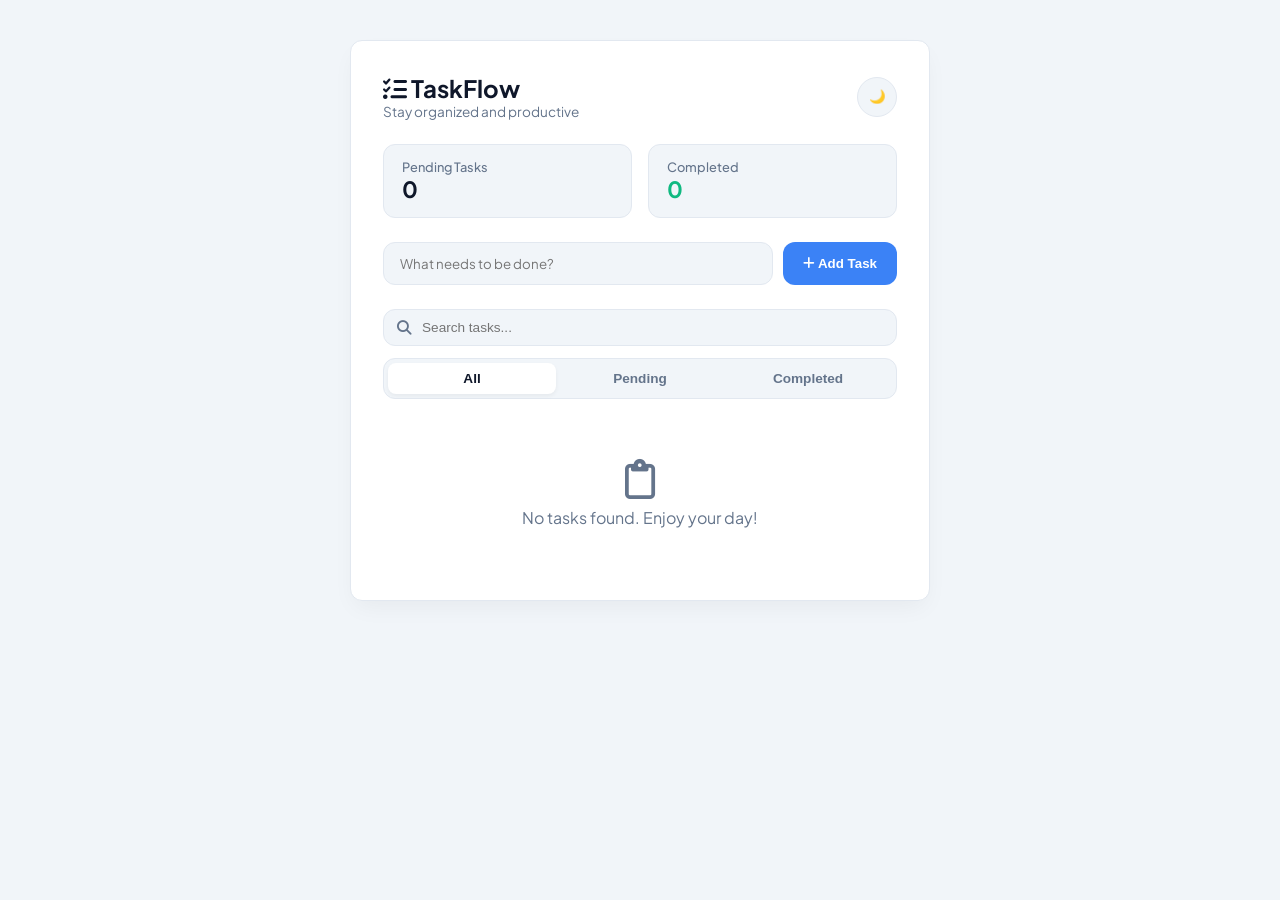
<file: task2/index.html>
<!DOCTYPE html>
<html lang="en">
<head>
  <meta charset="UTF-8">
  <meta name="viewport" content="width=device-width, initial-scale=1.0">
  <title>Task Flow | To-Do List</title>
  
  <!-- Fonts & Icons -->
  <link rel="preconnect" href="https://fonts.googleapis.com">
  <link rel="preconnect" href="https://fonts.gstatic.com" crossorigin>
  <link href="https://fonts.googleapis.com/css2?family=Plus+Jakarta+Sans:wght@400;500;600;700&display=swap" rel="stylesheet">
  <link rel="stylesheet" href="https://cdnjs.cloudflare.com/ajax/libs/font-awesome/6.4.0/css/all.min.css">
  
  <link rel="stylesheet" href="style.css">
</head>
<body>

  <div class="app-container">
    <!-- Header -->
    <header class="app-header">
      <div class="header-title">
        <h1><i class="fa-solid fa-list-check"></i> TaskFlow</h1>
        <p>Stay organized and productive</p>
      </div>
      <button id="themeToggle" class="btn-theme" title="Toggle Dark/Light Mode">
        <!--i class="fa-solid fa-moon"></i-->
        <span id="themeIcon">🌙</span>
      </button>
    </header>

    <!-- Task Counters -->
    <div class="stats-container">
      <div class="stat-card">
        <span class="stat-label">Pending Tasks</span>
        <span id="pendingCount" class="stat-value">0</span>
      </div>
      <div class="stat-card">
        <span class="stat-label">Completed</span>
        <span id="completedCount" class="stat-value text-success">0</span>
      </div>
    </div>

    <!-- Input Form -->
    <form id="taskForm" class="task-form">
      <div class="input-group">
        <input type="text" id="taskInput" placeholder="What needs to be done?" autocomplete="off">
        <button type="submit" class="btn-add"><i class="fa-solid fa-plus"></i> Add Task</button>
      </div>
      <small id="inputError" class="error-msg">Task title cannot be empty!</small>
    </form>

    <!-- Search & Filters -->
    <div class="controls-container">
      <div class="search-box">
        <i class="fa-solid fa-magnifying-glass search-icon"></i>
        <input type="text" id="searchInput" placeholder="Search tasks...">
      </div>

      <div class="filter-tabs">
        <button class="filter-btn active" data-filter="all">All</button>
        <button class="filter-btn" data-filter="pending">Pending</button>
        <button class="filter-btn" data-filter="completed">Completed</button>
      </div>
    </div>

    <!-- Task List -->
    <ul id="taskList" class="task-list"></ul>
    
    <div id="emptyState" class="empty-state">
      <i class="fa-regular fa-clipboard"></i>
      <p>No tasks found. Enjoy your day!</p>
    </div>
  </div>

  <script src="script.js"></script>
</body>
</html>
</file>
<file: task2/style.css>
:root {
  --bg-color: #f1f5f9;
  --card-bg: #ffffff;
  --text-main: #0f172a;
  --text-muted: #64748b;
  --border-color: #e2e8f0;
  --primary: #3b82f6;
  --primary-hover: #2563eb;
  --success: #10b981;
  --danger: #ef4444;
  --shadow: 0 10px 25px -5px rgba(0, 0, 0, 0.05);
  --radius: 12px;
  --transition: all 0.25s ease;
}

/* Dark Theme Variables */
body.dark-mode {
  --bg-color: #0f172a;
  --card-bg: #1e293b;
  --text-main: #f8fafc;
  --text-muted: #94a3b8;
  --border-color: #334155;
  --shadow: 0 10px 25px -5px rgba(0, 0, 0, 0.3);
}

* {
  margin: 0;
  padding: 0;
  box-sizing: border-box;
}

body {
  font-family: 'Plus Jakarta Sans', sans-serif;
  background-color: var(--bg-color);
  color: var(--text-main);
  min-height: 100vh;
  display: flex;
  justify-content: center;
  align-items: flex-start;
  padding: 40px 16px;
  transition: var(--transition);
}

.app-container {
  width: 100%;
  max-width: 580px;
  background: var(--card-bg);
  border-radius: var(--radius);
  padding: 32px;
  box-shadow: var(--shadow);
  border: 1px solid var(--border-color);
  transition: var(--transition);
}

/* Header */
.app-header {
  display: flex;
  justify-content: space-between;
  align-items: center;
  margin-bottom: 24px;
}

.header-title h1 {
  font-size: 1.5rem;
  font-weight: 700;
  color: var(--text-main);
}

.header-title p {
  font-size: 0.85rem;
  color: var(--text-muted);
}

.btn-theme {
  background: var(--bg-color);
  color: var(--text-main);
  border: 1px solid var(--border-color);
  width: 40px;
  height: 40px;
  border-radius: 50%;
  cursor: pointer;
  display: flex;
  align-items: center;
  justify-content: center;
  transition: var(--transition);
}

.btn-theme:hover {
  transform: rotate(15deg);
}

/* Counters */
.stats-container {
  display: grid;
  grid-template-columns: 1fr 1fr;
  gap: 16px;
  margin-bottom: 24px;
}

.stat-card {
  background: var(--bg-color);
  padding: 14px 18px;
  border-radius: var(--radius);
  display: flex;
  flex-direction: column;
  border: 1px solid var(--border-color);
}

.stat-label {
  font-size: 0.8rem;
  color: var(--text-muted);
  font-weight: 500;
}

.stat-value {
  font-size: 1.4rem;
  font-weight: 700;
}

.text-success {
  color: var(--success);
}

/* Input Form */
.task-form {
  margin-bottom: 24px;
}

.input-group {
  display: flex;
  gap: 10px;
}

.input-group input {
  flex: 1;
  padding: 12px 16px;
  border: 1px solid var(--border-color);
  border-radius: var(--radius);
  background: var(--bg-color);
  color: var(--text-main);
  outline: none;
  font-family: inherit;
}

.input-group input:focus {
  border-color: var(--primary);
}

.btn-add {
  background: var(--primary);
  color: #fff;
  border: none;
  padding: 12px 20px;
  border-radius: var(--radius);
  font-weight: 600;
  cursor: pointer;
  transition: var(--transition);
}

.btn-add:hover {
  background: var(--primary-hover);
}

.error-msg {
  color: var(--danger);
  font-size: 0.8rem;
  display: none;
  margin-top: 6px;
}

/* Controls (Search & Filters) */
.controls-container {
  display: flex;
  flex-direction: column;
  gap: 12px;
  margin-bottom: 20px;
}

.search-box {
  position: relative;
}

.search-icon {
  position: absolute;
  left: 14px;
  top: 50%;
  transform: translateY(-50%);
  color: var(--text-muted);
  font-size: 0.9rem;
}

.search-box input {
  width: 100%;
  padding: 10px 12px 10px 38px;
  border: 1px solid var(--border-color);
  border-radius: var(--radius);
  background: var(--bg-color);
  color: var(--text-main);
  outline: none;
  font-size: 0.85rem;
}

.filter-tabs {
  display: flex;
  background: var(--bg-color);
  padding: 4px;
  border-radius: var(--radius);
  border: 1px solid var(--border-color);
}

.filter-btn {
  flex: 1;
  background: none;
  border: none;
  padding: 8px;
  font-size: 0.85rem;
  font-weight: 600;
  color: var(--text-muted);
  cursor: pointer;
  border-radius: 8px;
  transition: var(--transition);
}

.filter-btn.active {
  background: var(--card-bg);
  color: var(--text-main);
  box-shadow: 0 2px 4px rgba(0,0,0,0.05);
}

/* Task List */
.task-list {
  list-style: none;
  display: flex;
  flex-direction: column;
  gap: 10px;
}

.task-item {
  display: flex;
  align-items: center;
  justify-content: space-between;
  padding: 12px 16px;
  background: var(--bg-color);
  border-radius: var(--radius);
  border: 1px solid var(--border-color);
  gap: 12px;
  transition: var(--transition);
}

.task-content {
  display: flex;
  align-items: center;
  gap: 12px;
  flex: 1;
}

.checkbox {
  width: 20px;
  height: 20px;
  border-radius: 6px;
  border: 2px solid var(--text-muted);
  cursor: pointer;
  display: flex;
  align-items: center;
  justify-content: center;
  font-size: 0.75rem;
  color: transparent;
  transition: var(--transition);
}

.task-item.completed .checkbox {
  background: var(--success);
  border-color: var(--success);
  color: #fff;
}

.task-text {
  font-size: 0.95rem;
  word-break: break-all;
}

.task-item.completed .task-text {
  text-decoration: line-through;
  color: var(--text-muted);
}

.task-actions {
  display: flex;
  gap: 6px;
}

.action-btn {
  background: none;
  border: none;
  color: var(--text-muted);
  width: 32px;
  height: 32px;
  border-radius: 6px;
  cursor: pointer;
  transition: var(--transition);
}

.action-btn:hover {
  background: var(--card-bg);
  color: var(--text-main);
}

.action-btn.delete:hover {
  color: var(--danger);
}

.empty-state {
  text-align: center;
  padding: 40px 0;
  color: var(--text-muted);
  display: none;
}

.empty-state i {
  font-size: 2.5rem;
  margin-bottom: 8px;
}
</file>
